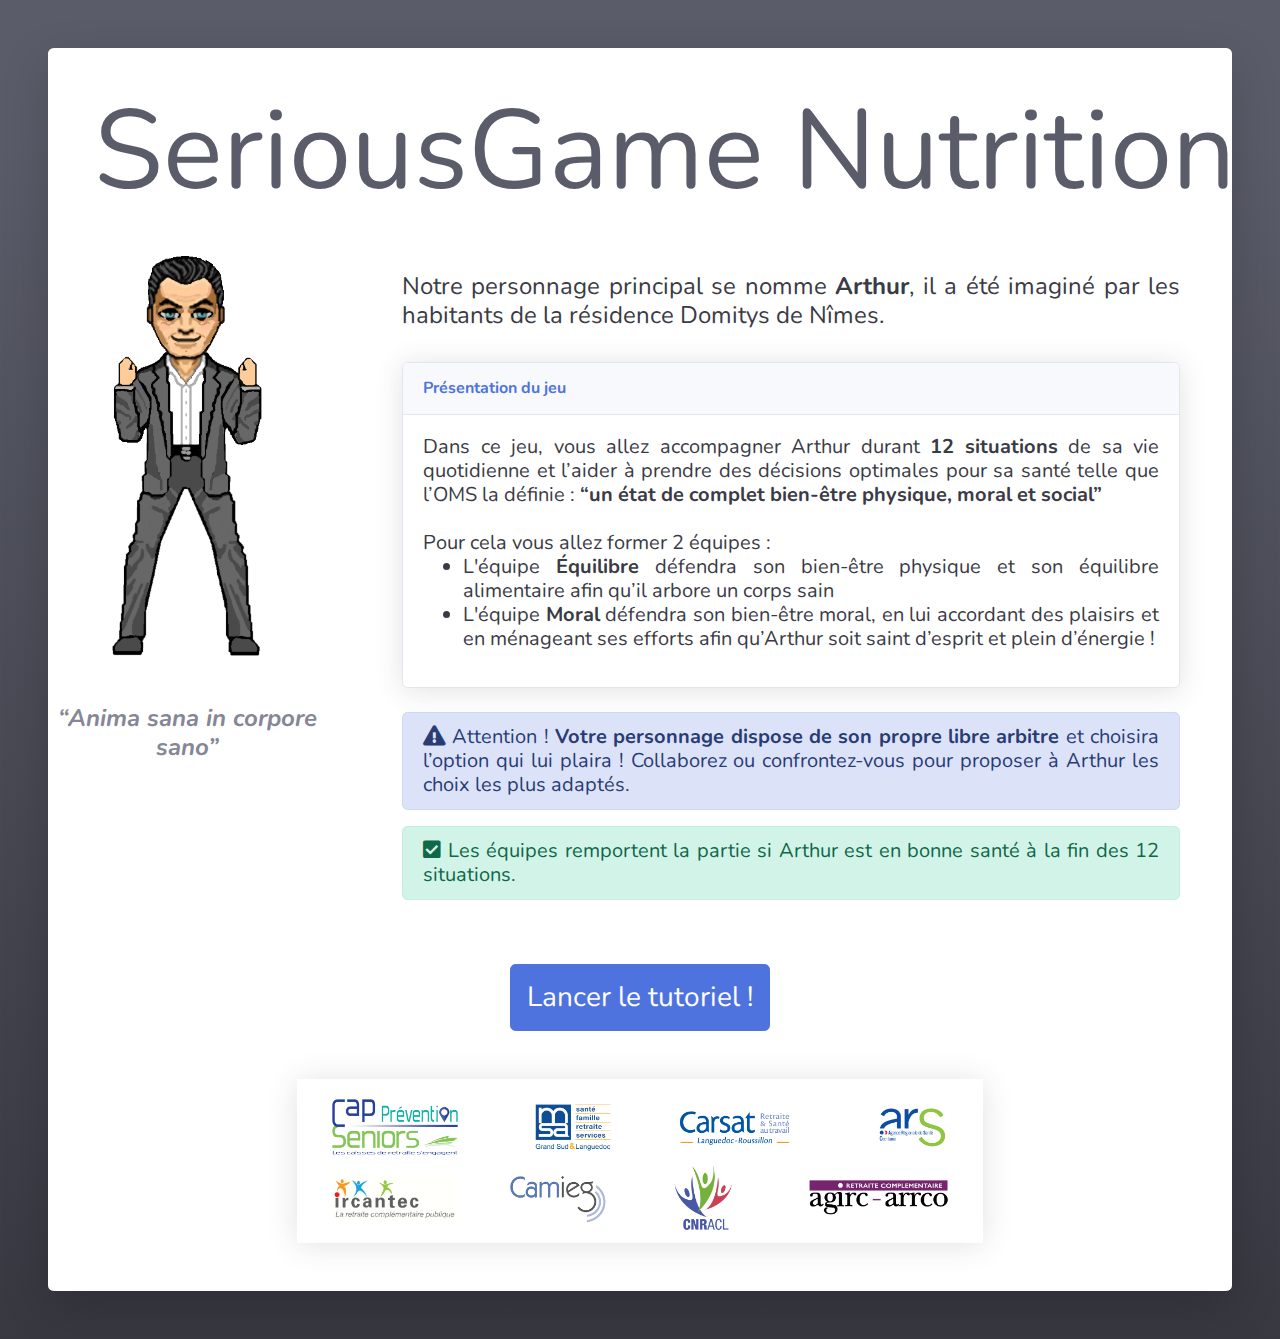
<file: index.html>
<!DOCTYPE html>
<html lang="en">

<head>

    <meta charset="utf-8">
    <meta http-equiv="X-UA-Compatible" content="IE=edge">
    <meta name="viewport" content="width=device-width, initial-scale=1, shrink-to-fit=no">
    <meta name="description" content="">
    <meta name="author" content="">


    <title>SeriousGame Nutrition</title>

    <!-- Custom fonts for this template-->
    <link href="packages\fontawesome-free\css\all.min.css" rel="stylesheet" type="text/css">
    <link
            href="https://fonts.googleapis.com/css?family=Nunito:200,200i,300,300i,400,400i,600,600i,700,700i,800,800i,900,900i"
            rel="stylesheet">
    <link rel="stylesheet" href="https://stackpath.bootstrapcdn.com/bootstrap/4.3.1/css/bootstrap.min.css"
          integrity="sha384-ggOyR0iXCbMQv3Xipma34MD+dH/1fQ784/j6cY/iJTQUOhcWr7x9JvoRxT2MZw1T" crossorigin="anonymous">

    <!-- Custom styles for this template-->
    <link href="css/sb-admin-2.css" rel="stylesheet">
    <link href="css/style.css" rel="stylesheet">

    <link rel="apple-touch-icon" sizes="180x180" href="img/favicons/apple-touch-icon.png">
    <link rel="icon" type="image/png" sizes="32x32" href="img/favicons/favicon-32x32.png">
    <link rel="icon" type="image/png" sizes="16x16" href="img/favicons/favicon-16x16.png">
    <link rel="manifest" href="img/favicons/site.webmanifest">

</head>

<body class="bg-gradient-dark">

<div class="m-5">

    <div class="row justify-content-center">

        <div class="col-12">

            <div class="card o-hidden border-0 shadow-lg">
                <div class="card-body p-0">
                    <!-- Nested Row within Card Body -->
                    <div class="container my-5">
                        <div class="error mx-auto bigTitle" data-text="SeriousGame Nutrition">
                            SeriousGame Nutrition
                        </div>
                    </div>
                    <div class="row">
                        <div class="col-3">
                            <div class="text-center">
                                <img class="img-menu mx-3 center-block img-fluid" src="img\impacts\success.png"/>
                            </div>
                            <div class="text-center mt-5">
                                <h4>
                                    <i>
                                        <b>
                                            <q>Anima sana in corpore sano</q>
                                        </b>
                                    </i>
                                </h4>
                            </div>
                        </div>
                        <div class="col-9 px-5">
                            <div class="text-justify text-gray-900">
                                <h4 class="m-3 pb-3">Notre personnage principal se nomme <b>Arthur</b>, il a été imaginé
                                    par les
                                    habitants de la résidence Domitys de Nîmes.</h4>
                                <div class="card shadow mb-4 m-3">
                                    <div class="card-header py-3">
                                        <h6 class="m-0 font-weight-bold text-primary">Présentation du jeu</h6>
                                    </div>
                                    <div class="card-body">
                                        <h5>Dans ce jeu, vous allez accompagner Arthur durant <b>12 situations</b> de sa
                                            vie quotidienne
                                            et l’aider à prendre des décisions optimales pour sa santé telle que l’OMS
                                            la définie :
                                            <b><q>un état de complet bien-être physique, moral et social</q></b><br><br>Pour
                                            cela vous
                                            allez former 2 équipes :
                                            <ul>
                                                <li>L'équipe <b>Équilibre</b> défendra son bien-être physique et son
                                                    équilibre alimentaire afin
                                                    qu’il arbore un corps sain
                                                </li>
                                                <li>L'équipe <b>Moral</b> défendra son bien-être moral, en lui accordant
                                                    des plaisirs et
                                                    en ménageant ses efforts afin qu’Arthur soit saint d’esprit et plein
                                                    d’énergie !
                                                </li>
                                            </ul>
                                        </h5>
                                    </div>
                                </div>
                                <h5 class="m-3 alert alert-primary"><i class="fa fa-exclamation-triangle"
                                                                       aria-hidden="true"></i>
                                    Attention ! <b>Votre personnage dispose de son propre libre
                                        arbitre</b> et choisira l’option qui lui plaira ! Collaborez ou confrontez-vous
                                    pour proposer à Arthur les choix les plus adaptés.</h5>

                                <h5 class="m-3 alert alert-success"><i class="fa fa-check-square"
                                                                       aria-hidden="true"></i> Les équipes
                                    remportent la partie si Arthur est en bonne santé à la fin des 12 situations.</h5>
                            </div>
                        </div>
                    </div>
                    <div class="text-center">

                        <div class="text-center">
                            <a href="tuto.html">
                                <button type="button" class="btn btn-primary m-5 pt-3 pb-2 px-3">
                                    <b><h3>Lancer le tutoriel
                                        !</h3></b>
                                </button>
                            </a>
                        </div>
                        <div class="row">
                            <div class="col-2"></div>
                            <div class="col-8">
                                <div class="mx-5 mb-5">
                                    <img class="img-semi-fluid shadow" src="img/logos.jpg"/>
                                </div>
                            </div>
                        </div>
                    </div>
                </div>
            </div>
        </div>
    </div>
</div>

</body>

</html>
</file>
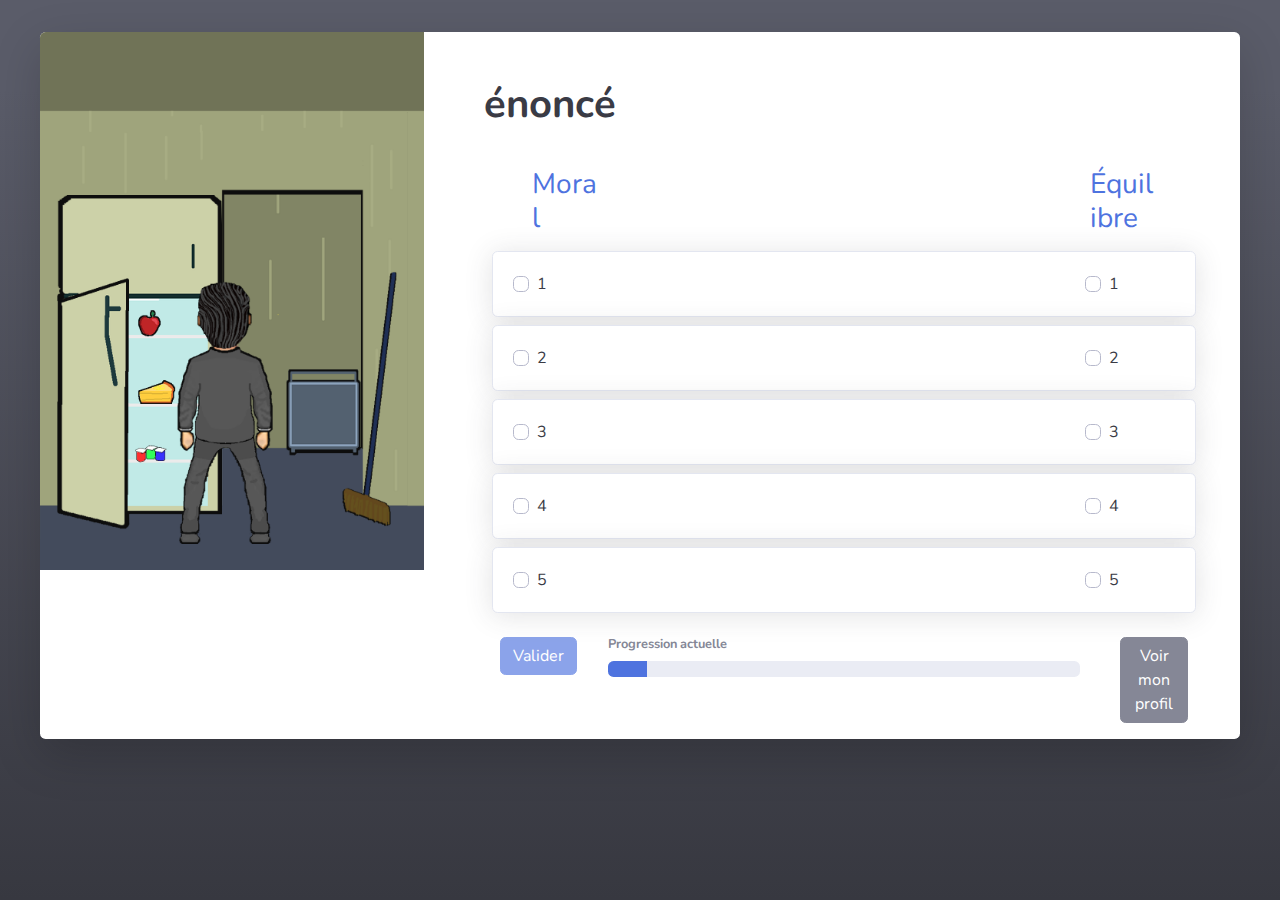
<file: game.html>
<!DOCTYPE html>
<html lang="en">

<head>

  <meta charset="utf-8">
  <meta http-equiv="X-UA-Compatible" content="IE=edge">
  <meta name="viewport" content="width=device-width, initial-scale=1, shrink-to-fit=no">
  <meta name="description" content="">
  <meta name="author" content="">

  <title>SeriousGame Nutrition</title>

  <!-- Custom fonts for this template-->
  <link href="packages\fontawesome-free\css\all.min.css" rel="stylesheet" type="text/css">
  <link
    href="https://fonts.googleapis.com/css?family=Nunito:200,200i,300,300i,400,400i,600,600i,700,700i,800,800i,900,900i"
    rel="stylesheet">
  <link rel="stylesheet" href="https://stackpath.bootstrapcdn.com/bootstrap/4.3.1/css/bootstrap.min.css"
    integrity="sha384-ggOyR0iXCbMQv3Xipma34MD+dH/1fQ784/j6cY/iJTQUOhcWr7x9JvoRxT2MZw1T" crossorigin="anonymous">

  <!-- Custom styles for this template-->
  <link href="css/sb-admin-2.css" rel="stylesheet">
  <link href="css/style.css" rel="stylesheet">

</head>

<body class="bg-gradient-dark">

  <div class="m-n3 d-block d-lg-none">

    <!-- Outer Row -->
    <div class="row justify-content-center">

      <div class="col-11">
        <div class="card o-hidden border-0 shadow-lg my-5">
          <div class="card-body p-0">
            <div class="alert alert-danger m-3">
              <h2><b>Ce jeu n'est pas adapté à votre support</b></h2>
              <h4>Veuillez utiliser un ordinateur ou une tablette en mode paysage.</h4>
            </div>
            <img src="img\impacts\échouer.png" class="img-semi-fluid" />
          </div>
        </div>
      </div>
    </div>
  </div>

  <div class="m-n3 d-none d-lg-block">

    <!-- Outer Row -->
    <div class="row justify-content-center">

      <div class="col-11">

        <div class="card o-hidden border-0 shadow-lg my-5">
          <div class="card-body p-0">
            <!-- Nested Row within Card Body -->
            <div class="row">
              <div class="col-xl-4 d-none d-xl-block bg-image">
                <img src="img\situations\1.png" class="img-semi-fluid situationIllu" />
              </div>
              <div class="col-12 col-xl-8 px-5 pt-5">
                <div class="row">
                  <div class="col-3 d-block d-xl-none">
                    <img src="img\situations\1.png" class="situationIllu situationIlluTop" />
                  </div>
                  <div class="col-9 col-xl-12">
                    <div class="text-justify">
                      <h1 id="enonce" class="text-gray-900 mb-4 font-weight-bold">énoncé</h1>
                    </div>
                  </div>
                </div>
                <div class="row mt-3">
                  <div class="col-3">
                    <h3 id="nameMoral" class=" mx-5 text-primary">Moral</h3>
                  </div>
                  <div class="col-6">

                  </div>
                  <div class="col-3">
                    <h3 id="nameEquilibre" class=" mx-5 text-primary">Équilibre</h3>
                  </div>
                </div>
                <div class="card shadow m-2">
                  <div class="border-primary card-body">
                    <div class="row">
                      <div class="col-2">
                        <div class="custom-control custom-checkbox">
                          <input type="checkbox" class="custom-control-input moralInput" id="oneargument1">
                          <label class="custom-control-label text-gray-900" for="oneargument1">1</label>
                        </div>
                      </div>
                      <div class="col-8">
                        <div class="argumentList0">
                          <!-- Arguments will appear here-->
                        </div>
                      </div>
                      <div class="col-2">
                        <div class="custom-control custom-checkbox">
                          <input type="checkbox" class="custom-control-input equilibreInput" id="twoargument1">
                          <label class="custom-control-label text-gray-900" for="twoargument1">1</label>
                        </div>
                      </div>
                    </div>
                  </div>
                </div>
                <div class="card shadow m-2">
                  <div class="border-primary card-body">
                    <div class="row">
                      <div class="col-2">
                        <div class="custom-control custom-checkbox">
                          <input type="checkbox" class="custom-control-input moralInput" id="oneargument2">
                          <label class="custom-control-label text-gray-900" for="oneargument2">2</label>
                        </div>
                      </div>
                      <div class="col-8">
                        <div class="argumentList1">
                          <!-- Arguments will appear here-->
                        </div>
                      </div>
                      <div class="col-2">
                        <div class="custom-control custom-checkbox">
                          <input type="checkbox" class="custom-control-input equilibreInput" id="twoargument2">
                          <label class="custom-control-label text-gray-900" for="twoargument2">2</label>
                        </div>
                      </div>
                    </div>
                  </div>
                </div>
                <div class="card shadow m-2">
                  <div class="border-primary card-body">
                    <div class="row">
                      <div class="col-2">
                        <div class="custom-control custom-checkbox">
                          <input type="checkbox" class="custom-control-input moralInput" id="oneargument3">
                          <label class="custom-control-label text-gray-900" for="oneargument3">3</label>
                        </div>
                      </div>
                      <div class="col-8">
                        <div class="argumentList2">
                          <!-- Arguments will appear here-->
                        </div>
                      </div>
                      <div class="col-2">
                        <div class="custom-control custom-checkbox">
                          <input type="checkbox" class="custom-control-input equilibreInput" id="twoargument3">
                          <label class="custom-control-label text-gray-900" for="twoargument3">3</label>
                        </div>
                      </div>
                    </div>
                  </div>
                </div>
                <div class="card shadow m-2">
                  <div class="border-primary card-body">
                    <div class="row">
                      <div class="col-2">
                        <div class="custom-control custom-checkbox">
                          <input type="checkbox" class="custom-control-input moralInput" id="oneargument4">
                          <label class="custom-control-label text-gray-900" for="oneargument4">4</label>
                        </div>
                      </div>
                      <div class="col-8">
                        <div class="argumentList3">
                          <!-- Arguments will appear here-->
                        </div>
                      </div>
                      <div class="col-2">
                        <div class="custom-control custom-checkbox">
                          <input type="checkbox" class="custom-control-input equilibreInput" id="twoargument4">
                          <label class="custom-control-label text-gray-900" for="twoargument4">4</label>
                        </div>
                      </div>
                    </div>
                  </div>
                </div>
                <div class="card shadow m-2">
                  <div class="border-primary card-body">
                    <div class="row">
                      <div class="col-2">
                        <div class="custom-control custom-checkbox">
                          <input type="checkbox" class="custom-control-input moralInput" id="oneargument5">
                          <label class="custom-control-label text-gray-900" for="oneargument5">5</label>
                        </div>
                      </div>
                      <div class="col-8">
                        <div class="argumentList4">
                          <!-- Arguments will appear here-->
                        </div>
                      </div>
                      <div class="col-2">
                        <div class="custom-control custom-checkbox">
                          <input type="checkbox" class="custom-control-input equilibreInput" id="twoargument5">
                          <label class="custom-control-label text-gray-900" for="twoargument5">5</label>
                        </div>
                      </div>
                    </div>
                  </div>
                </div>
                <div class="row justify-content-center">
                  <div class="col-2 align-items-center">
                    <button type="button" id="valider" class="btn btn-primary m-3 disabled">Valider</button>
                  </div>
                  <div class="col-8">
                    <h4 class="mt-3 small font-weight-bold">Progression actuelle</h4>
                    <div class="progress mb-4">
                      <div id="mainBar" class="progress-bae bg-primary" role="progressbar" style="width:8.3%"
                        aria-valuenow="50" aria-valuemin="0" aria-valuemax="100"></div>
                    </div>
                  </div>
                  <div class="col-2 justify-content-center">
                    <button type="button" id="voirProfil" class="btn btn-secondary m-3" data-toggle="modal"
                      data-target="#profilModal">Voir mon profil</button>
                  </div>
                </div>

              </div>
            </div>
          </div>
        </div>
      </div>
    </div>
  </div>
  </div>

</body>

<!-- Modal profil -->
<div class="modal" id="profilModal" tabindex="-1" role="dialog" aria-labelledby="exampleModalLabel" aria-hidden="true">
  <div class="modal-dialog-lg" role="document">
    <div class="modal-content">
      <div class="modal-body">
        <div class="container-fluid">
          <div class="m-n3 d-block d-lg-none">
            <div class="col-11">
              <div class="card o-hidden border-0 shadow-lg my-5">
                <div class="card-body p-0">
                  <div class="alert alert-danger m-3">
                    <h2><b>Ce jeu n'est pas adapté à votre support</b></h2>
                    <h4>Veuillez utiliser un ordinateur ou une tablette en mode paysage.</h4>
                  </div>
                  <img src="img\impacts\échouer.png" class="img-semi-fluid" />
                </div>
              </div>
            </div>
          </div>
        </div>

        <!-- Outer Row -->
        <div class="row justify-content-center d-none d-lg-block">
          <div class="col-12">
            <div class="card o-hidden border-0 shadow-lg my-1">
              <div class="card-body p-0">
                <div class="row align-items-center">
                  <div class="col-lg-3 d-none d-lg-block">
                    <div class="px-5 pt-5 pb-2 my-auto">
                      <div class="text-center">
                        <div class="mx-5 ">
                          <img id="profilIllu" class="center-block img-semi-fluid" src="img\faces\Normal.png"
                            height="100%" width="100%" />
                        </div>
                        <h1 class="h3 text-gray-900 p-3">Arthur</h1>
                        <h1 id="note" class="text-warning mb-4 p-3">C</h1>
                      </div>
                    </div>
                  </div>
                  <div class="col-lg-3 d-none d-lg-block">
                    <div class="card shadow mb-4  mt-5 full-height">
                      <div class="card-body text-gray-900">
                        <p><b>Âge :</b> <br>57 ans</p>
                        <p><b>Profession :</b><br>Commercial</p>
                        <p> <b>Plats préférés :</b> <br>Aïoli, poisson, fromage</p>
                        <p> <b>Spécialités culinaires :</b> <br>Soupe de poisson, aligot, bouillabaisse</p>
                        <p> <b>Allergies :</b> <br>Arachide, inconfort quand il mange du lait cru.</p>
                      </div>
                    </div>
                  </div>
                  <div class="col-lg-6 d-none d-lg-block">
                    <div class="p-5">
                      <div class="text-center">
                        <div class="card shadow mb-4">
                          <div class="card-header py-3">
                            <h6 class="m-0 font-weight-bold text-primary">Evolution du poids</h6>
                          </div>
                          <div class="card-body">
                            <div class="chart-area">
                              <canvas id="myAreaChart"></canvas>
                            </div>
                          </div>
                        </div>
                      </div>
                    </div>
                  </div>
                </div>
                <div class="card shadow mx-5 mt-n3">
                  <div class="card-body">
                    <h4 class="text-gray-900"><i class="fas fa-laugh fa-1x"></i>
                      Bien-être moral<span id="moralSpan" class="float-right small"></span>
                    </h4>
                    <div class="progress mb-4">
                      <div id="moralBar" class="progress-bar bg-danger" role="progressbar" style="width: 20%"
                        aria-valuenow="20" aria-valuemin="0" aria-valuemax="100"></div>
                    </div>
                    <h4 class=" text-gray-900"><i class="fas fa-bolt fa-1x"></i> Énergie<span id="energieSpan"
                        class="float-right small"></span>
                    </h4>
                    <div class="progress mb-4">
                      <div id="energieBar" class="progress-bar bg-warning" role="progressbar" style="width: 40%"
                        aria-valuenow="35" aria-valuemin="0" aria-valuemax="100"></div>
                    </div>
                    <h4 class="text-gray-900"><i class="fas fa-notes-medical fa-1x"></i>
                      Bien-être physique<span id="santeSpan" class="float-right small"></span></h4>
                    <div class="progress mb-4">
                      <div id="santeBar" class="progress-bae bg-success" role="progressbar" style="width: 50%"
                        aria-valuenow="50" aria-valuemin="0" aria-valuemax="100"></div>
                    </div>
                    <h4 class="text-gray-900"><i class="fas fa-utensils fa-1x"></i> Équilibre alimentaire<span
                        id="equilibreAlimSpan" class="float-right small"></span>
                    </h4>
                    <div class="progress mb-4">
                      <div id="equilibreAlimBar" class="progress-bar bg-success" role="progressbar" style="width: 80%"
                        aria-valuenow="80" aria-valuemin="0" aria-valuemax="100"></div>
                    </div>
                  </div>
                </div>
                <div class="row justify-content-center">
                  <button id="backButton" type="button" class="btn btn-secondary m-5" data-dismiss="modal">retour au
                    choix</button>
                </div>
              </div>
            </div>
          </div>
          </>
        </div>
      </div>
    </div>
  </div>
</div>

<!-- Modal options -->
<div class="modal" id="optionsModal" tabindex="-1" role="dialog" aria-labelledby="exampleModalLabel" aria-hidden="true">
  <div class="modal-dialog-lg" role="document">
    <div class="modal-content">
      <div class="modal-body">
        <div class="container-fluid">
          <div class="m-n3 d-block d-lg-none">
            <div class="col-11">
              <div class="card o-hidden border-0 shadow-lg my-5">
                <div class="card-body p-0">
                  <div class="alert alert-danger m-3">
                    <h2><b>Ce jeu n'est pas adapté à votre support</b></h2>
                    <h4>Veuillez utiliser un ordinateur ou une tablette en mode paysage.</h4>
                  </div>
                  <img src="img\impacts\échouer.png" class="img-semi-fluid" />
                </div>
              </div>
            </div>
          </div>

          <!-- Outer Row -->
          <div class="row justify-content-center d-none d-lg-block">
            <div class="col-12">
              <div class="card o-hidden border-0 shadow-lg my-1">
                <div class="card-body p-0">
                  <div class="row align-items-center">
                    <div class="col-4">
                      <div class="card shadow m-2 ml-0 full-height">
                        <div class="card-body">
                          <h1 class="mb-5">Niveau facile</h1>
                          <p class="text-gray-900">Arthur sera bien portant et aura le moral au beau
                            fixe début de la partie.</p>
                          <div class="px-5 pt-5 pb-2 my-auto">
                            <div class="text-center">
                              <div class="mx-3 ">
                                <img class="img-menu center-block img-semi-fluid" src="img\impacts\muscu.png" />
                              </div>
                            </div>
                          </div>
                          <div class="row justify-content-center">
                            <button id="easy" type="button" class="btn btn-success mt-3" data-dismiss="modal">
                              Commencer le jeu !
                            </button>
                          </div>
                        </div>
                      </div>
                    </div>
                    <div class="col-4">
                      <div class="card shadow m-2 ml-0 full-height">
                        <div class="card-body">
                          <h1 class="mb-5">Niveau normal</h1>
                          <p class="text-gray-900">Le mode de jeu à privilégier pour une première partie.</p>
                          <div class="px-5 pt-5 pb-2 my-auto">
                            <div class="text-center">
                              <div class="mx-3 ">
                                <img class="img-menu center-block img-semi-fluid" src="img\impacts\ArthurCostard.png" />
                              </div>
                            </div>
                          </div>
                          <div class="row justify-content-center">
                            <button id="normal" type="button" class="btn btn-primary mt-3" data-dismiss="modal">
                              Commencer le jeu !
                            </button>
                          </div>
                        </div>
                      </div>
                    </div>
                    <div class="col-4">
                      <div class="card shadow m-2 ml-0 full-height">
                        <div class="card-body">
                          <h1 class="mb-5">Niveau challenge</h1>
                          <p class="text-gray-900">Arthur sera en mauvaise santé et avec un moral bas au
                            début de la partie</p>
                          <div class="px-5 pt-5 pb-2 my-auto">
                            <div class="text-center">
                              <div class="mx-3 ">
                                <img class="img-menu center-block img-semi-fluid" src="img\impacts\faceslip.png" />
                              </div>
                            </div>
                          </div>
                          <div class="row justify-content-center">
                            <button id="hard" type="button" class="btn btn-danger mt-3" data-dismiss="modal">
                              Commencer le jeu !
                            </button>
                          </div>
                        </div>
                      </div>
                    </div>
                  </div>
                </div>
              </div>
            </div>
          </div>
        </div>
      </div>
    </div>
  </div>
</div>

<!-- Modal teamname -->
<div class="modal" id="teamnameModal" tabindex="-1" role="dialog" aria-labelledby="exampleModalLabel"
  aria-hidden="true">
  <div class="modal-dialog-lg" role="document">
    <div class="modal-content">
      <div class="modal-body">
        <div class="container-fluid">
          <div class="m-n3 d-block d-lg-none">
            <div class="col-11">
              <div class="card o-hidden border-0 shadow-lg my-5">
                <div class="card-body p-0">
                  <div class="alert alert-danger m-3">
                    <h2><b>Ce jeu n'est pas adapté à votre support</b></h2>
                    <h4>Veuillez utiliser un ordinateur ou une tablette en mode paysage.</h4>
                  </div>
                  <img src="img\impacts\échouer.png" class="img-semi-fluid" />
                </div>
              </div>
            </div>
          </div>

          <!-- Outer Row -->
          <div class="d-none d-lg-block">
            <div class="row m-3">
              <h1 class="mx-auto text-primary"><b>Présentation d'Arthur et choix des noms d'équipe</b>
              </h1>
            </div>
            <div class="row justify-content-center">
              <div class="col-12 text-gray-900">
                <div class="card o-hidden border-0 shadow-lg my-1">
                  <div class="card-body p-0">
                    <div class="row pt-5">
                      <div class="col-xl-3 col-4">
                        <div class="row m-3">
                          <h2 class="mx-auto">Equipe "Moral"
                          </h2>
                        </div>
                        <div class="card shadow m-5 ">
                          <div class="card-body">
                            <h5 class="text-gray-900"><i class="fas fa-laugh fa-1x"></i>
                              Bien-être moral<span id="moralSpan" class="float-right small"></span>
                            </h5>
                            <div class="progress progress-sm mb-4">
                              <div id="moralBar" class="progress-bar bg-warning" role="progressbar" style="width: 50%"
                                aria-valuenow="50" aria-valuemin="0" aria-valuemax="100"></div>
                            </div>
                            <h5 class="text-gray-900"><i class="fas fa-bolt fa-1x"></i> Énergie<span
                                id="equilibreAlimSpan" class="float-right small"></span>
                            </h5>
                            <div class="progress progress-sm mb-4">
                              <div id="equilibreAlimBar" class="progress-bar bg-warning" role="progressbar"
                                style="width: 50%" aria-valuenow="50" aria-valuemin="0" aria-valuemax="100"></div>
                            </div>
                          </div>
                        </div>
                        <div class="text-center m-3">
                          <h5>L'objectif de cette équipe sera de maintenir Arthur en forme en se concentrant
                            principalement sur son moral et son énergie.
                          </h5>
                          <div class="form-group mr-5 my-5 ">
                            <label for="equilibreName">Choisissez le nom de votre équipe :</label>
                            <input type="text" class="form-control" id="moralName" required
                              placeholder="Entrez un nom d'équipe..." value="Moral">
                          </div>
                        </div>
                      </div>
                      <div class="col-xl-3 d-none d-xl-block">
                        <div class="pt-5 pb-2 my-auto">
                          <div class="text-center">
                            <div class="">
                              <img id="profilIllu" class="center-block img-semi-fluid" src="img\faces\Normal.png" />
                            </div>
                            <h1 class="h3 text-gray-900 p-3">Arthur</h1>
                          </div>
                        </div>
                      </div>
                      <div class="col-xl-3 col-4">
                        <div class="card shadow mb-4  mt-5 full-height">
                          <div class="card-body text-gray-900">
                            <p><b>Âge :</b> <br>57 ans</p>
                            <p><b>Profession :</b><br>Commercial</p>
                            <p> <b>Plats préférés :</b> <br>Aïoli, poisson, fromage</p>
                            <p> <b>Spécialités culinaires :</b> <br>Soupe de poisson, aligot, bouillabaisse</p>
                            <p> <b>Allergies :</b> <br>Arachide, inconfort quand il mange du lait cru.</p>
                          </div>
                        </div>
                      </div>
                      <div class="col-xl-3 col-4">
                        <div class="row m-3">
                          <h2 class="mx-auto">Equipe "Équilibre"
                          </h2>
                        </div>
                        <div class="card shadow m-5 ">
                          <div class="card-body">
                            <h5 class="text-gray-900"><i class="fas fa-utensils fa-1x"></i> Équilibre alimentaire<span
                                id="equilibreAlimSpan" class="float-right small"></span>
                            </h5>
                            <div class="progress progress-sm mb-4">
                              <div id="energieBar" class="progress-bar bg-warning" role="progressbar" style="width: 50%"
                                aria-valuenow="50" aria-valuemin="0" aria-valuemax="100"></div>
                            </div>
                            <h5 class="text-gray-900"><i class="fas fa-notes-medical fa-1x"></i>
                              Bien-être physique<span id="santeSpan" class="float-right small"></span></h5>
                            <div class="progress progress-sm mb-4">
                              <div id="santeBar" class="progress-bae bg-warning" role="progressbar" style="width: 50%"
                                aria-valuenow="50" aria-valuemin="0" aria-valuemax="100"></div>
                            </div>
                          </div>
                        </div>
                        <div class="text-center m-3">
                          <h5>L'objectif de cette équipe sera de maintenir Arthur en forme en se concentrant
                            principalement sur son équilibre alimentaire et sa forme physique.
                          </h5>
                          <div class="form-group mr-5 my-5 ">
                            <label for="equilibreName">Choisissez le nom de votre équipe :</label>
                            <input type="text" class="form-control " id="equilibreName" required
                              placeholder="Entrez un nom d'équipe..." value="Équilibre">
                          </div>
                        </div>
                      </div>
                    </div>
                  </div>
                </div>
              </div>
              <div class="row justify-content-center">
                <div class="text-center">
                  <button id="nameSelected" type="button" class="btn btn-primary m-5 pt-3 pb-2 px-3">
                    <h3><b>Continuer !
                      </b></h3>
                  </button>
                </div>
              </div>
            </div>
          </div>
        </div>
      </div>
    </div>
  </div>
</div>

<!-- Modal résumé -->
<div class="modal" id="resumeModal" tabindex="-1" role="dialog" aria-labelledby="exampleModalLabel" aria-hidden="true">
  <div class="modal-dialog-lg" role="document">
    <div class="modal-content">
      <div class="modal-body">
        <div class="container-fluid">
          <div class="col-11">
            <div class="m-n3 d-block d-lg-none">
              <div class="card o-hidden border-0 shadow-lg my-5">
                <div class="card-body p-0">
                  <div class="alert alert-danger m-3">
                    <h2><b>Ce jeu n'est pas adapté à votre support</b></h2>
                    <h4>Veuillez utiliser un ordinateur ou une tablette en mode paysage.</h4>
                  </div>
                  <img src="img\impacts\échouer.png" class="img-semi-fluid" />
                </div>
              </div>
            </div>
          </div>


          <!-- Outer Row -->
          <div class="row justify-content-center d-none d-lg-block">
            <div class="col-12">
              <div class="card o-hidden border-0 shadow-lg my-1">
                <div class="card-body p-0">
                  <div class="row align-items-center">
                    <div class="col-5">
                      <div class="pl-5 pt-5 pb-2 my-auto">
                        <div class="text-center">
                          <div class="mx-5 ">
                            <img id="impactIllu" class="img-semi-fluid" src="img\impacts\échouer.png" />
                          </div>
                        </div>
                      </div>
                    </div>
                    <div class="col-7">
                      <div class="card shadow m-5 ml-0 full-height">
                        <div class="card-body">
                          <h1 id="argEnonce" class="mb-5">Titre de l'argument choisi</h1>
                          <h4 id="impactText" class="text-gray-900">Explication de l'impact</h4>
                        </div>
                      </div>
                    </div>
                  </div>

                  <div class="row m-5">

                    <div class="col-xl-3 col-md-6 mb-4">
                      <div id="moralCard" class="card border-left-info shadow h-100 py-2">
                        <div class="card-body">
                          <div class="row no-gutters align-items-center">
                            <div class="col mr-2">
                              <div id="moralText" class="text-xs font-weight-bold text-info text-uppercase mb-1">
                                Bien-être moral</div>
                              <div id="moralValue" class="h5 mb-0 font-weight-bold text-gray-800">XXXX</div>
                            </div>
                            <div class="col-auto">
                              <i class="fas fa-angry fa-2x text-gray-300"></i>
                            </div>
                          </div>
                        </div>
                      </div>
                    </div>

                    <div class="col-xl-3 col-md-6 mb-4">
                      <div id="energieCard" class="card border-left-info shadow h-100 py-2">
                        <div class="card-body">
                          <div class="row no-gutters align-items-center">
                            <div class="col mr-2">
                              <div id="energieText" class="text-xs font-weight-bold text-info text-uppercase mb-1">
                                Énergie
                              </div>
                              <div id="energieValue" class="h5 mb-0 font-weight-bold text-gray-800">XXXX</div>
                            </div>
                            <div class="col-auto">
                              <i class="fas fa-bolt fa-2x text-gray-300"></i>
                            </div>
                          </div>
                        </div>
                      </div>
                    </div>

                    <div class="col-xl-3 col-md-6 mb-4">
                      <div id="santeCard" class="card border-left-info shadow h-100 py-2">
                        <div class="card-body">
                          <div class="row no-gutters align-items-center">
                            <div class="col mr-2">
                              <div id="santeText" class="text-xs font-weight-bold text-info text-uppercase mb-1">
                                Bien-être physique
                              </div>
                              <div class="row no-gutters align-items-center">
                                <div class="col-auto">
                                  <div id="santeValue" class="h5 mb-0 mr-3 font-weight-bold text-gray-800">XXXX</div>
                                </div>
                              </div>
                            </div>
                            <div class="col-auto">
                              <i class="fas fa-notes-medical fa-2x text-gray-300"></i>
                            </div>
                          </div>
                        </div>
                      </div>
                    </div>

                    <div class="col-xl-3 col-md-6 mb-4">
                      <div id="equilibreAlimCard" class="card border-left-info shadow h-100 py-2">
                        <div class="card-body">
                          <div class="row no-gutters align-items-center">
                            <div class="col mr-2">
                              <div id="equilibreAlimText"
                                class="text-xs font-weight-bold text-info text-uppercase mb-1">
                                Équilibre
                                alimentaire
                              </div>
                              <div id="equilibreAlimValue" class="h5 mb-0 font-weight-bold text-gray-800">XXXX</div>
                            </div>
                            <div class="col-auto">
                              <i class="fas fa-utensils fa-2x text-gray-300"></i>
                            </div>
                          </div>
                        </div>
                      </div>
                    </div>
                  </div>

                  <div class="row justify-content-center">
                    <button type="button" class="btn btn-primary m-5" data-dismiss="modal">Situation
                      suivante</button>
                  </div>
                </div>
              </div>
            </div>
          </div>
        </div>
      </div>
    </div>
  </div>
</div>

<script src="https://code.jquery.com/jquery-3.3.1.slim.min.js"
  integrity="sha384-q8i/X+965DzO0rT7abK41JStQIAqVgRVzpbzo5smXKp4YfRvH+8abtTE1Pi6jizo" crossorigin="anonymous"></script>
<script src="https://cdnjs.cloudflare.com/ajax/libs/popper.js/1.14.7/umd/popper.min.js"
  integrity="sha384-UO2eT0CpHqdSJQ6hJty5KVphtPhzWj9WO1clHTMGa3JDZwrnQq4sF86dIHNDz0W1" crossorigin="anonymous"></script>
<script src="https://stackpath.bootstrapcdn.com/bootstrap/4.3.1/js/bootstrap.min.js"
  integrity="sha384-JjSmVgyd0p3pXB1rRibZUAYoIIy6OrQ6VrjIEaFf/nJGzIxFDsf4x0xIM+B07jRM" crossorigin="anonymous"></script>
<script src="packages\chart.js\Chart.min.js"></script>
<script src="js\chart.js"></script>
<script src="data\data.js"></script>
<script src="Application\Impact.js"></script>
<script src="Application\Argument.js"></script>
<script src="Application\Situation.js"></script>
<script src="Application\Player.js"></script>
<script src="Application\Model.js"></script>
<script src="Application\View.js"></script>
<script src="Application\Controller.js"></script>

</html>
</file>
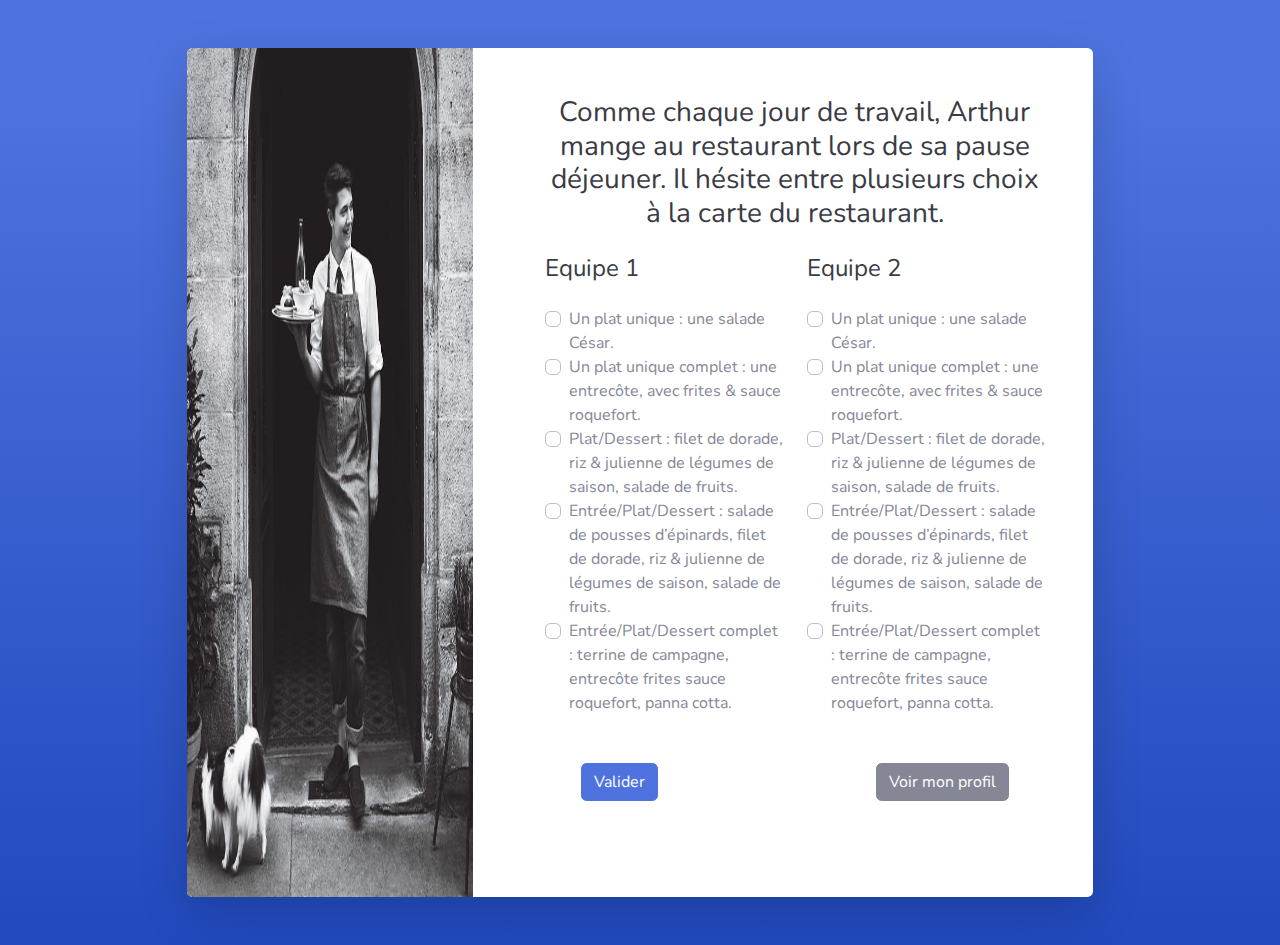
<file: situation.html>
<!DOCTYPE html>
<html lang="en">

<head>

  <meta charset="utf-8">
  <meta http-equiv="X-UA-Compatible" content="IE=edge">
  <meta name="viewport" content="width=device-width, initial-scale=1, shrink-to-fit=no">
  <meta name="description" content="">
  <meta name="author" content="">

  <title>SeriousGame Nutrition</title>

  <!-- Custom fonts for this template-->
  <link href="packages\fontawesome-free\css\all.min.css" rel="stylesheet" type="text/css">
  <link
    href="https://fonts.googleapis.com/css?family=Nunito:200,200i,300,300i,400,400i,600,600i,700,700i,800,800i,900,900i"
    rel="stylesheet">
  <link rel="stylesheet" href="https://stackpath.bootstrapcdn.com/bootstrap/4.3.1/css/bootstrap.min.css"
    integrity="sha384-ggOyR0iXCbMQv3Xipma34MD+dH/1fQ784/j6cY/iJTQUOhcWr7x9JvoRxT2MZw1T" crossorigin="anonymous">

  <!-- Custom styles for this template-->
  <link href="css/sb-admin-2.css" rel="stylesheet">
  <link href="css/style.css" rel="stylesheet">

</head>

<body class="bg-gradient-primary">

  <div class="container">

    <!-- Outer Row -->
    <div class="row justify-content-center">

      <div class="col-xl-10 col-lg-12 col-md-9">

        <div class="card o-hidden border-0 shadow-lg my-5">
          <div class="card-body p-0">
            <!-- Nested Row within Card Body -->
            <div class="row">
              <div class="col-lg-4 d-none d-lg-block bg-image">
                <img src="img\serveur.jpg" class="img-fluid" />
              </div>
              <div class="col-lg-8">
                <div class="p-5">
                  <div class="text-center">
                    <h1 id="enonce" class="h3 text-gray-900 mb-4">Enonce</h1>
                  </div>
                  <div class="row">
                    <div class="col-lg-6">
                      <h1 class="h4 text-gray-900 mb-4">Equipe 1</h1>
                      <div class="oneargumentList">
                        <!-- Arguments will appear here-->
                      </div>
                    </div>
                    <div class="col-lg-6">
                      <h1 class="h4 text-gray-900 mb-4">Equipe 2</h1>
                      <div class="twoargumentList">
                        <!-- Arguments will appear here-->
                      </div>
                    </div>
                  </div>
                  <div class="row justify-content-between">
                    <button type="button" class="btn btn-primary m-5">Valider</button>
                    <button type="button" class="btn btn-secondary m-5" data-toggle="modal"
                      data-target="#testModal">Voir mon
                      profil</button>
                  </div>
                </div>
              </div>
            </div>
          </div>
        </div>
      </div>
    </div>
  </div>
  <script src="https://code.jquery.com/jquery-3.3.1.slim.min.js"
    integrity="sha384-q8i/X+965DzO0rT7abK41JStQIAqVgRVzpbzo5smXKp4YfRvH+8abtTE1Pi6jizo"
    crossorigin="anonymous"></script>
  <script src="https://cdnjs.cloudflare.com/ajax/libs/popper.js/1.14.7/umd/popper.min.js"
    integrity="sha384-UO2eT0CpHqdSJQ6hJty5KVphtPhzWj9WO1clHTMGa3JDZwrnQq4sF86dIHNDz0W1"
    crossorigin="anonymous"></script>
  <script src="https://stackpath.bootstrapcdn.com/bootstrap/4.3.1/js/bootstrap.min.js"
    integrity="sha384-JjSmVgyd0p3pXB1rRibZUAYoIIy6OrQ6VrjIEaFf/nJGzIxFDsf4x0xIM+B07jRM"
    crossorigin="anonymous"></script>
  <script src="data\data.js"></script>
  <script src="Application\Impact.js"></script>
  <script src="Application\Argument.js"></script>
  <script src="Application\Situation.js"></script>
  <script src="Application\Controller.js"></script>
  <script src="Application\Model.js"></script>
  <script src="Application\View.js"></script>
  <script src="js\test.js"></script>

  <!-- Modal -->
  <div class="modal fade" id="exampleModal" tabindex="-1" role="dialog" aria-labelledby="exampleModalLabel"
    aria-hidden="true">
    <div class="modal-dialog-lg" role="document">
      <div class="modal-content">
        <div class="modal-header">
          <h5 class="modal-title" id="exampleModalLabel">Modal title</h5>
          <button type="button" class="close" data-dismiss="modal" aria-label="Close">
            <span aria-hidden="true">&times;</span>
          </button>
        </div>
        <div class="modal-body">
          <object data="stats.html">
            Your browser doesn’t support the object tag.
          </object>
        </div>
        <div class="modal-footer">
          <button type="button" class="btn btn-secondary" data-dismiss="modal">Close</button>
          <button type="button" class="btn btn-primary">Save changes</button>
        </div>
      </div>
    </div>
  </div>

  <div class="modal fade" id="testModal" tabindex="-1" role="dialog" aria-labelledby="exampleModalLabel"
    aria-hidden="true">
    <div class="modal-dialog-lg" role="document">
      <div class="modal-content">
        <div class="modal-body">
          <div class="container">

            <!-- Outer Row -->
            <div class="row justify-content-center">

              <div class="col-xl-10 col-lg-12 col-md-9">

                <div class="card o-hidden border-0 shadow-lg my-1">
                  <div class="card-body p-0">
                    <!-- Nested Row within Card Body -->
                    <div class="row">
                      <div class="col-lg-3 d-none d-lg-block">
                        <div class="px-5  pt-5 pb-2">
                          <div class="text-center">
                            <h1 class="h3 text-gray-900 mb-4">Shiley Konkarn</h1>

                            <div class="mx-5">
                              <img class="center-block" src="img\phot_de_profil.jpg" height="100%" width="100%" />
                            </div>
                            <h5 class="mt-3 text-gray-900">Humeur : <i class="fas fa-grin-beam"></i></h5>
                          </div>
                        </div>
                      </div>
                      <div class="col-lg-2 d-none d-lg-block">
                        <div class="card shadow mb-4  mt-5 full-height">
                          <div class="card-body">
                            <p>Âge : 45 ans</p>
                            <p>Sexe : Femme</p>
                            <p> Plat préféré : gâteau au
                              chocolat</p>
                            <p> Particularité : Allergique à la pomme</p>
                          </div>
                        </div>
                      </div>
                      <div class="col-lg-7 d-none d-lg-block">
                        <div class="p-5">
                          <div class="text-center">
                            <div class="card shadow mb-4">
                              <div class="card-header py-3">
                                <h6 class="m-0 font-weight-bold text-primary">Evolution du poids</h6>
                              </div>
                              <div class="card-body">
                                <div class="chart-area">
                                  <canvas id="myAreaChart"></canvas>
                                </div>
                              </div>
                            </div>

                          </div>
                        </div>
                      </div>
                    </div>

                    <!-- Project Card Example -->
                    <div class="card shadow mx-5 mt-n3">
                      <div class="card-body">
                        <h4 class="small font-weight-bold">Frustration<span class="float-right">Très
                            insufisant.</span>
                        </h4>
                        <div class="progress mb-4">
                          <div class="progress-bar bg-danger" role="progressbar" style="width: 20%" aria-valuenow="20"
                            aria-valuemin="0" aria-valuemax="100"></div>
                        </div>
                        <h4 class="small font-weight-bold">Motivation<span class="float-right">Insufisant.</span>
                        </h4>
                        <div class="progress mb-4">
                          <div class="progress-bar bg-warning" role="progressbar" style="width: 40%" aria-valuenow="35"
                            aria-valuemin="0" aria-valuemax="100"></div>
                        </div>
                        <h4 class="small font-weight-bold">Santé<span class="float-right">Parfait
                            !</span></h4>
                        <div class="progress mb-4">
                          <div class="progress-bae bg-success" role="progressbar" style="width: 50%" aria-valuenow="50"
                            aria-valuemin="0" aria-valuemax="100"></div>
                        </div>
                        <h4 class="small font-weight-bold">Equilibre alimentaire<span class="float-right">Bon</span>
                        </h4>
                        <div class="progress mb-4">
                          <div class="progress-bar bg-success" role="progressbar" style="width: 80%" aria-valuenow="80"
                            aria-valuemin="0" aria-valuemax="100"></div>
                        </div>
                      </div>
                    </div>

                    <div class="row justify-content-center">
                      <a href="situation.html"><button type="button" class="btn btn-secondary m-5">retour au
                          choix</button></a>
                    </div>
                  </div>
                </div>
              </div>
            </div>
          </div>
        </div>
      </div>
    </div>
  </div>

</body>

</html>
</file>
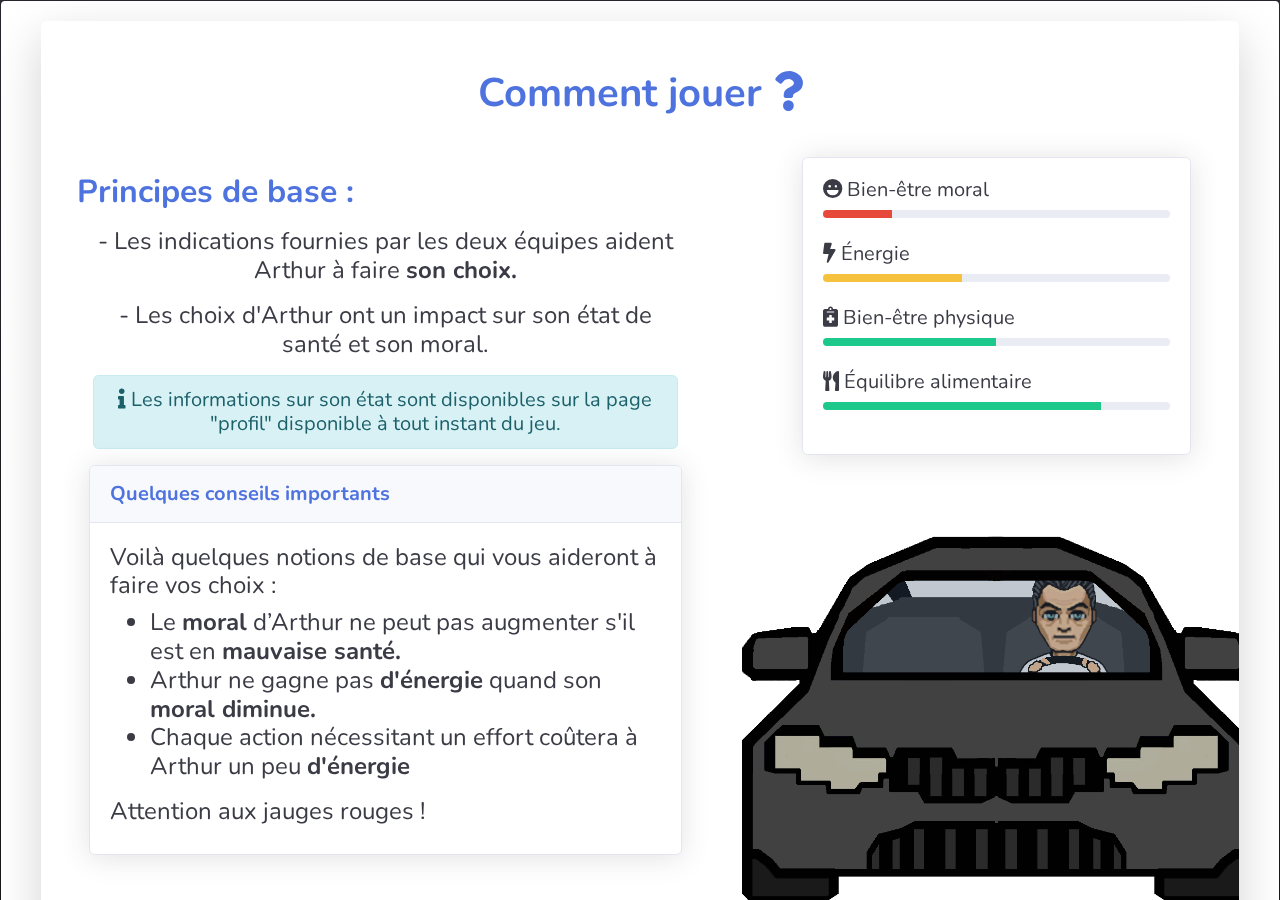
<file: tuto.html>
<!DOCTYPE html>
<html lang="en">

<head>

  <meta charset="utf-8">
  <meta http-equiv="X-UA-Compatible" content="IE=edge">
  <meta name="viewport" content="width=device-width, initial-scale=1, shrink-to-fit=no">
  <meta name="description" content="">
  <meta name="author" content="">

  <title>SeriousGame Nutrition</title>

  <!-- Custom fonts for this template-->
  <link href="packages\fontawesome-free\css\all.min.css" rel="stylesheet" type="text/css">
  <link
    href="https://fonts.googleapis.com/css?family=Nunito:200,200i,300,300i,400,400i,600,600i,700,700i,800,800i,900,900i"
    rel="stylesheet">
  <link rel="stylesheet" href="https://stackpath.bootstrapcdn.com/bootstrap/4.3.1/css/bootstrap.min.css"
    integrity="sha384-ggOyR0iXCbMQv3Xipma34MD+dH/1fQ784/j6cY/iJTQUOhcWr7x9JvoRxT2MZw1T" crossorigin="anonymous">

  <!-- Custom styles for this template-->
  <link href="css/sb-admin-2.css" rel="stylesheet">
  <link href="css/style.css" rel="stylesheet">

</head>

<body class="bg-gradient-dark overflow-hidden">

  <!-- Modal tuto -->
  <div class="modal" id="tutoModal" tabindex="-1" role="dialog" aria-labelledby="exampleModalLabel" aria-hidden="true">
    <div class="modal-dialog-lg" role="document">
      <div class="modal-content">
        <div class="modal-body">
          <div class="container-fluid">
            <!-- Outer Row -->

            <div class="row justify-content-center">
              <div class="col-12">
                <div class="card o-hidden border-0 shadow-lg my-1">
                  <div class="card-body p-0">
                    <div class="row m-5">
                      <h1 class="mx-auto text-primary"><b>Comment jouer </b><i class="fa fa-question"
                          aria-hidden="true"></i>
                      </h1>
                    </div>
                    <div class="row">
                      <div class="col-7 px-5">

                        <h2 class="mx-auto text-primary"><b>Principes de base :</b></h2>
                        <div class="text-center">
                          <div class=" text-gray-900">
                            <h4 class="m-3">
                              - Les indications fournies par les deux équipes aident Arthur à faire <b>son
                                choix.</b></h4>
                            <h4 class="m-3"> - Les choix d'Arthur ont un impact sur son état de santé et son moral.
                            </h4>
                            <h5 class="m-3 alert alert-info">
                              <i class="fa fa-info" aria-hidden="true"></i>
                              Les informations sur son état sont disponibles sur la page "profil" disponible à tout
                              instant du jeu.
                            </h5>
                          </div>
                        </div>
                      </div>
                      <div class="col-5">
                        <div class="card shadow mx-5 mt-n3">
                          <div class="card-body">
                            <h5 class="text-gray-900"><i class="fas fa-laugh fa-1x"></i>
                              Bien-être moral<span id="moralSpan" class="float-right small"></span>
                            </h5>
                            <div class="progress progress-sm mb-4">
                              <div id="moralBar" class="progress-bar bg-danger" role="progressbar" style="width: 20%"
                                aria-valuenow="20" aria-valuemin="0" aria-valuemax="100"></div>
                            </div>
                            <h5 class=" text-gray-900"><i class="fas fa-bolt fa-1x"></i> Énergie<span id="energieSpan"
                                class="float-right small"></span>
                            </h5>
                            <div class="progress progress-sm mb-4">
                              <div id="energieBar" class="progress-bar bg-warning" role="progressbar" style="width: 40%"
                                aria-valuenow="35" aria-valuemin="0" aria-valuemax="100"></div>
                            </div>
                            <h5 class="text-gray-900"><i class="fas fa-notes-medical fa-1x"></i>
                              Bien-être physique<span id="santeSpan" class="float-right small"></span></h5>
                            <div class="progress progress-sm mb-4">
                              <div id="santeBar" class="progress-bae bg-success" role="progressbar" style="width: 50%"
                                aria-valuenow="50" aria-valuemin="0" aria-valuemax="100"></div>
                            </div>
                            <h5 class="text-gray-900"><i class="fas fa-utensils fa-1x"></i> Équilibre alimentaire<span
                                id="equilibreAlimSpan" class="float-right small"></span>
                            </h5>
                            <div class="progress progress-sm mb-4">
                              <div id="equilibreAlimBar" class="progress-bar bg-success" role="progressbar"
                                style="width: 80%" aria-valuenow="80" aria-valuemin="0" aria-valuemax="100"></div>
                            </div>
                          </div>
                        </div>
                      </div>
                    </div>
                    <div class="row justify-content-center">
                      <div class="col-7 text-gray-900">
                        <div class="card shadow mb-4 mx-5">
                          <div class="card-header py-3">
                            <h5 class="m-0 font-weight-bold text-primary">Quelques conseils importants</h5>
                          </div>
                          <div class="card-body">
                            <h4>Voilà quelques notions de base qui vous aideront à faire vos choix :</h4>
                            <h4>
                              <ul>
                                <li>Le <b>moral</b> d’Arthur ne peut pas augmenter s'il est en <b>mauvaise santé.</b>
                                </li>
                                <li>Arthur ne gagne pas <b>d'énergie</b> quand son <b>moral diminue.</b></li>
                                <li>Chaque action nécessitant un effort coûtera à Arthur un peu <b>d'énergie</b></li>
                              </ul>
                            </h4>
                            <h4>Attention aux jauges rouges !</h4>
                          </div>
                        </div>
                      </div>
                      <div class="col-5 mt-5">
                        <div class=" row justify-content-center">
                          <img class="img-fluid img-tuto" src="img\impacts\voiture.png" />
                        </div>
                        <h5 class="m-3 alert alert-primary"><i class="fa fa-exclamation-triangle"
                            aria-hidden="true"></i>
                          Attention ! Surveillez attentivement le profil de votre personnage, vous y trouverez des
                          informations précieuses.</h5>
                      </div>
                    </div>
                    <div class="row justify-content-center">
                      <div class="text-center">
                        <a href="game.html"><button type="button" class="btn btn-primary m-5 pt-3 pb-2 px-3">
                            <h3><b>Commencer le jeu !
                              </b></h3>
                          </button></a>
                      </div>
                    </div>
                  </div>
                </div>
              </div>
            </div>
          </div>
        </div>
      </div>
    </div>
  </div>

</body>


<script src="https://code.jquery.com/jquery-3.3.1.slim.min.js"
  integrity="sha384-q8i/X+965DzO0rT7abK41JStQIAqVgRVzpbzo5smXKp4YfRvH+8abtTE1Pi6jizo" crossorigin="anonymous"></script>
<script src="https://cdnjs.cloudflare.com/ajax/libs/popper.js/1.14.7/umd/popper.min.js"
  integrity="sha384-UO2eT0CpHqdSJQ6hJty5KVphtPhzWj9WO1clHTMGa3JDZwrnQq4sF86dIHNDz0W1" crossorigin="anonymous"></script>
<script src="https://stackpath.bootstrapcdn.com/bootstrap/4.3.1/js/bootstrap.min.js"
  integrity="sha384-JjSmVgyd0p3pXB1rRibZUAYoIIy6OrQ6VrjIEaFf/nJGzIxFDsf4x0xIM+B07jRM" crossorigin="anonymous"></script>
<script src="js\tuto.js">
</script>

</html>
</file>
<file: css/style.css>
.black {
	color: #000;
}

.full-height {
	height: 78%;
}

.img-semi-fluid {
	max-width: 100%;
	height: auto;
}

.modal-content {
	min-height: 1000px;
}

#profilIllu {
	max-width: 175px;
}

#impactIllu {
	max-width: 175px;
}

.img-menu {
	max-height: 400px;
}

.bigTitle {
	min-width: 1145px;
}
</file>
